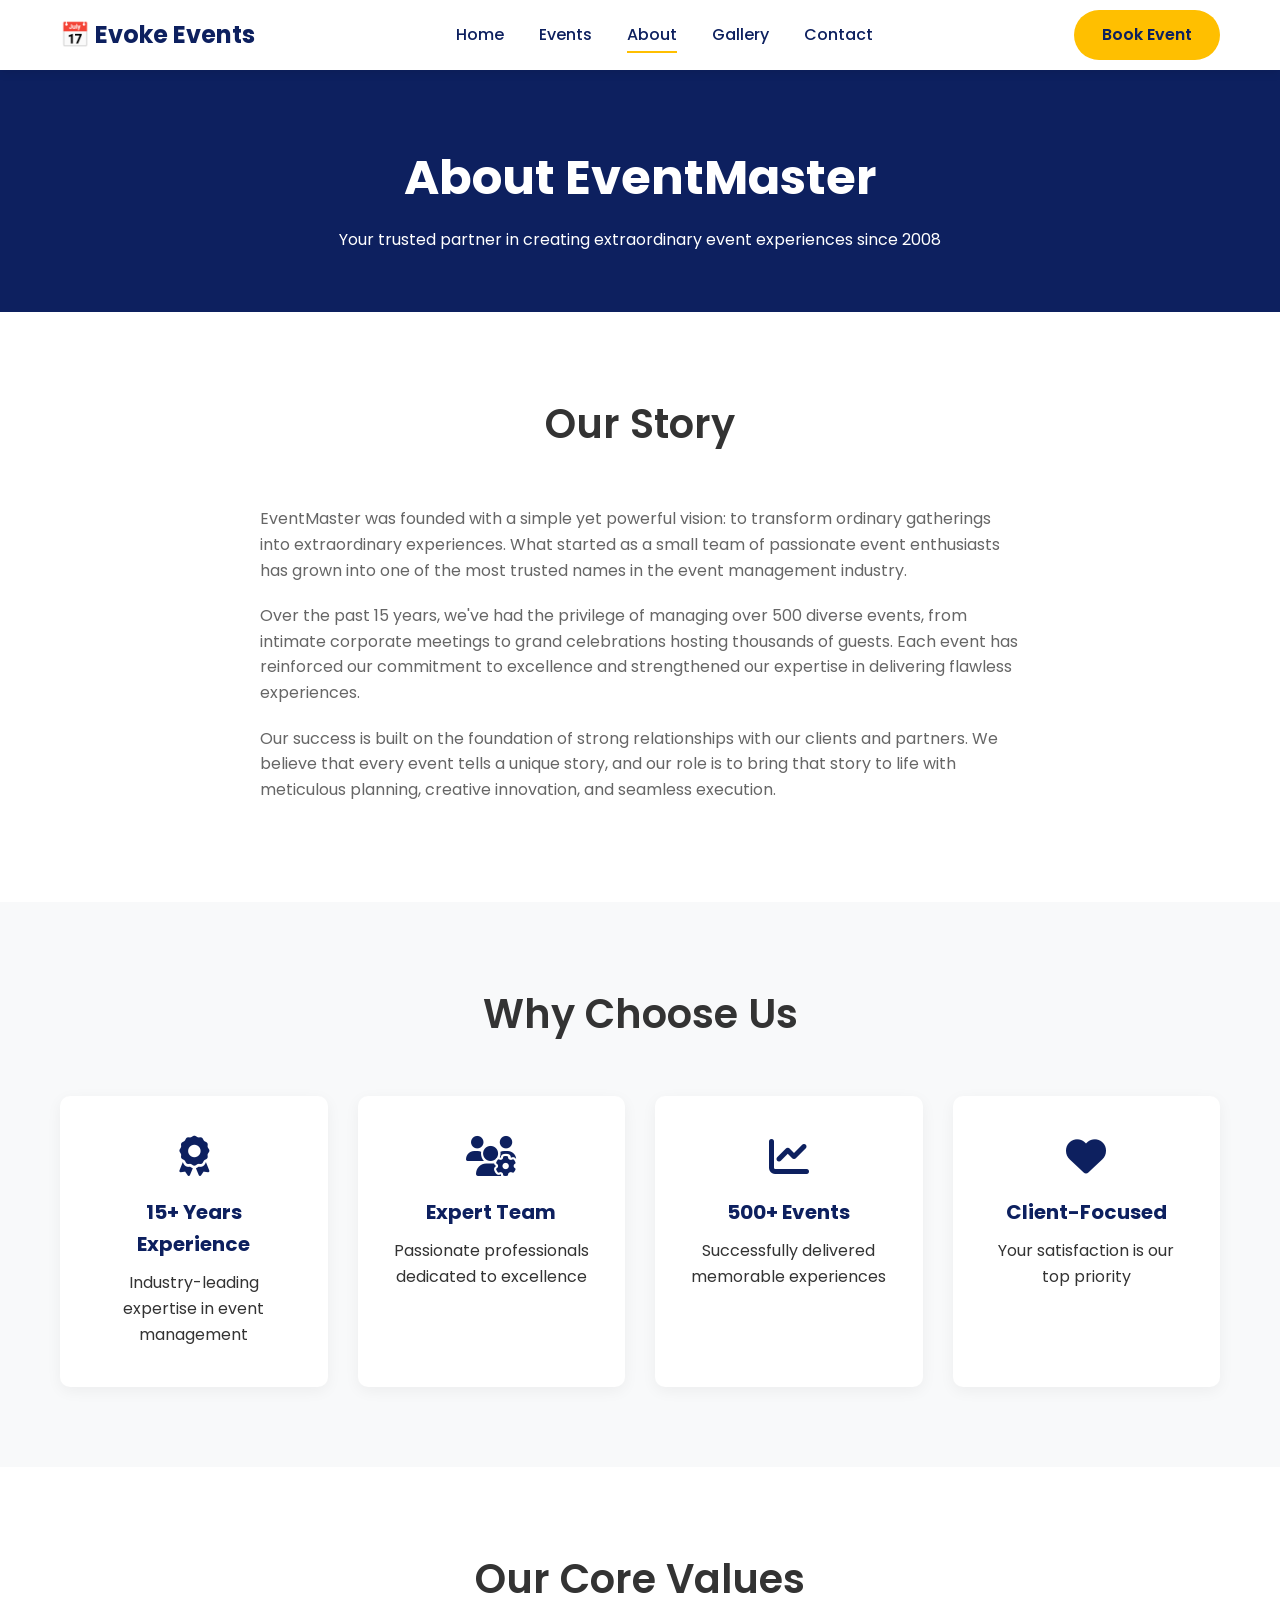
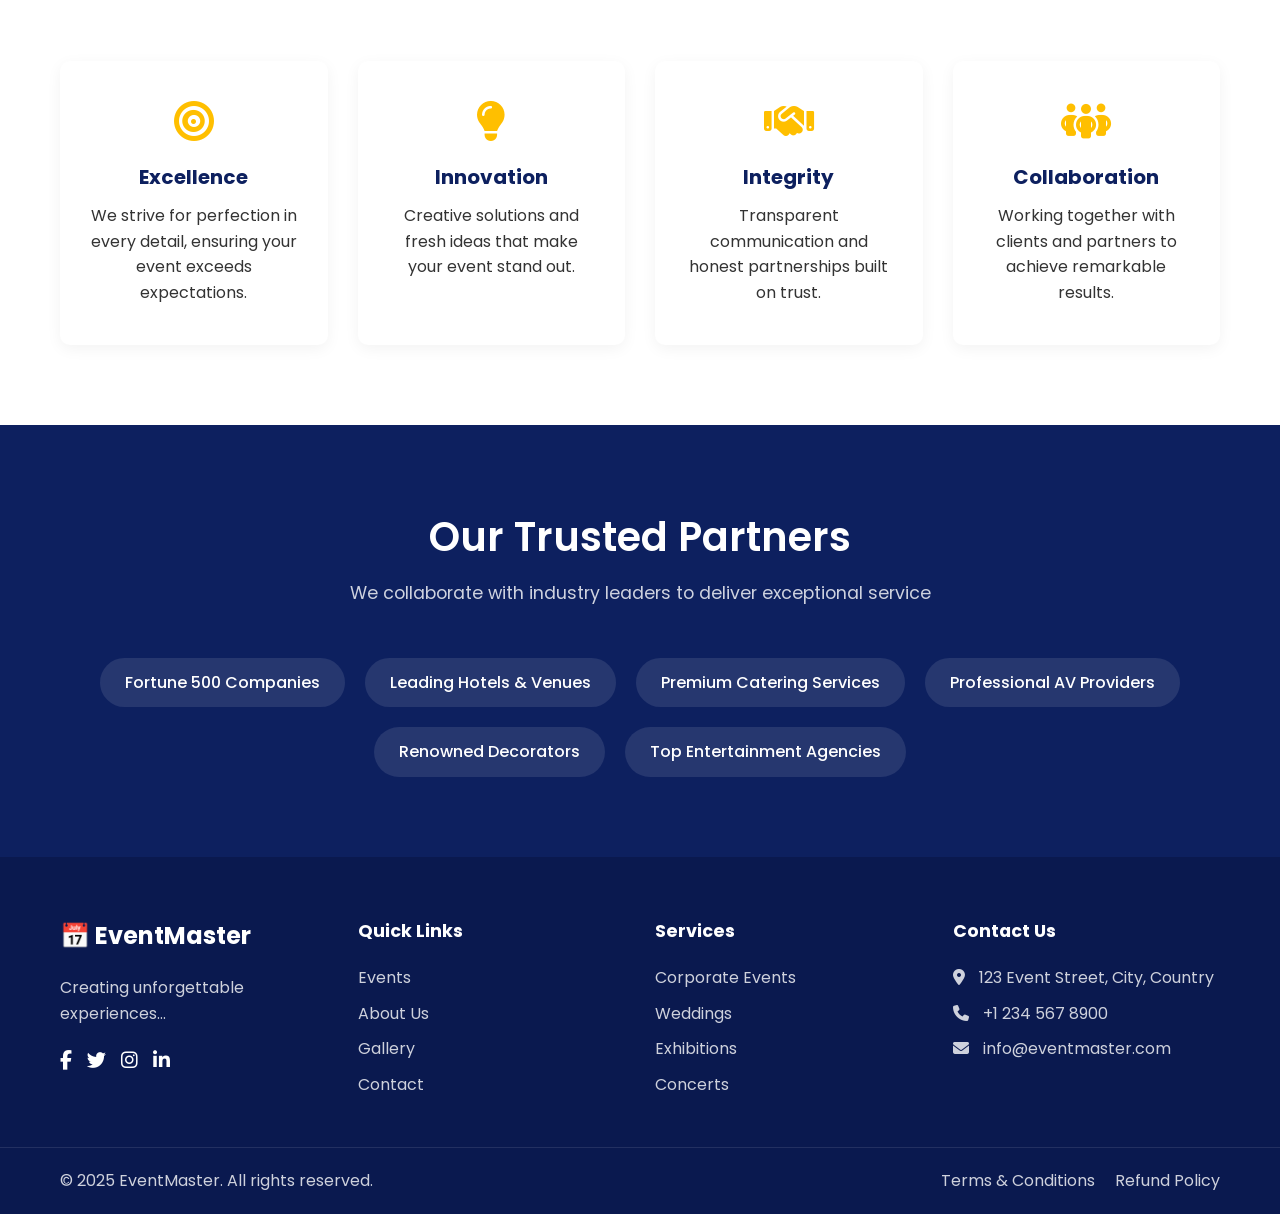
<file: about.html>
<!DOCTYPE html>
<html lang="en">
<head>
    <meta charset="UTF-8">
    <meta name="viewport" content="width=device-width, initial-scale=1.0">
    <title>About Us - EventMaster</title>
    <link rel="stylesheet" href="style.css">
    <link rel="preconnect" href="https://fonts.googleapis.com">
    <link rel="preconnect" href="https://fonts.gstatic.com" crossorigin>
    <link href="https://fonts.googleapis.com/css2?family=Poppins:wght@400;500;600;700&display=swap" rel="stylesheet">
    <link rel="stylesheet" href="https://cdnjs.cloudflare.com/ajax/libs/font-awesome/6.5.2/css/all.min.css">
</head>
<body>
    <header class="header">
        <div class="container">
             <nav class="navbar">
                <a href="index.html" class="nav-logo">📅 Evoke Events</a>
                <ul class="nav-menu">
                    <li class="nav-item"><a href="index.html" class="nav-link">Home</a></li>
                    <li class="nav-item"><a href="events.html" class="nav-link">Events</a></li>
                    <li class="nav-item"><a href="about.html" class="nav-link active">About</a></li>
                    <li class="nav-item"><a href="gallery.html" class="nav-link">Gallery</a></li>
                    <li class="nav-item"><a href="contact.html" class="nav-link">Contact</a></li>
                </ul>
                <a href="contact.html" class="btn btn-primary nav-book-btn">Book Event</a>
                <div class="hamburger">
                    <span class="bar"></span>
                    <span class="bar"></span>
                    <span class="bar"></span>
                </div>
            </nav>
        </div>
    </header>

    <main>
        <section class="page-header">
            <div class="container">
                <h1>About EventMaster</h1>
                <p>Your trusted partner in creating extraordinary event experiences since 2008</p>
            </div>
        </section>

        <section class="story-section">
            <div class="container text-container">
                <div class="section-title"><h2>Our Story</h2></div>
                <p>EventMaster was founded with a simple yet powerful vision: to transform ordinary gatherings into extraordinary experiences. What started as a small team of passionate event enthusiasts has grown into one of the most trusted names in the event management industry.</p>
                <p>Over the past 15 years, we've had the privilege of managing over 500 diverse events, from intimate corporate meetings to grand celebrations hosting thousands of guests. Each event has reinforced our commitment to excellence and strengthened our expertise in delivering flawless experiences.</p>
                <p>Our success is built on the foundation of strong relationships with our clients and partners. We believe that every event tells a unique story, and our role is to bring that story to life with meticulous planning, creative innovation, and seamless execution.</p>
            </div>
        </section>

        <section class="why-choose-us-section">
            <div class="container">
                <div class="section-title"><h2>Why Choose Us</h2></div>
                <div class="info-grid">
                    <div class="info-card">
                        <i class="fa-solid fa-award"></i>
                        <h3>15+ Years Experience</h3>
                        <p>Industry-leading expertise in event management</p>
                    </div>
                     <div class="info-card">
                        <i class="fa-solid fa-users-gear"></i>
                        <h3>Expert Team</h3>
                        <p>Passionate professionals dedicated to excellence</p>
                    </div>
                     <div class="info-card">
                        <i class="fa-solid fa-chart-line"></i>
                        <h3>500+ Events</h3>
                        <p>Successfully delivered memorable experiences</p>
                    </div>
                     <div class="info-card">
                        <i class="fa-solid fa-heart"></i>
                        <h3>Client-Focused</h3>
                        <p>Your satisfaction is our top priority</p>
                    </div>
                </div>
            </div>
        </section>
        
        <section class="core-values-section">
             <div class="container">
                <div class="section-title"><h2>Our Core Values</h2></div>
                <div class="info-grid">
                     <div class="info-card">
                        <i class="fa-solid fa-bullseye"></i>
                        <h3>Excellence</h3>
                        <p>We strive for perfection in every detail, ensuring your event exceeds expectations.</p>
                    </div>
                     <div class="info-card">
                        <i class="fa-solid fa-lightbulb"></i>
                        <h3>Innovation</h3>
                        <p>Creative solutions and fresh ideas that make your event stand out.</p>
                    </div>
                     <div class="info-card">
                        <i class="fa-solid fa-handshake"></i>
                        <h3>Integrity</h3>
                        <p>Transparent communication and honest partnerships built on trust.</p>
                    </div>
                     <div class="info-card">
                        <i class="fa-solid fa-people-group"></i>
                        <h3>Collaboration</h3>
                        <p>Working together with clients and partners to achieve remarkable results.</p>
                    </div>
                </div>
            </div>
        </section>

        <section class="partners-section">
            <div class="container">
                <div class="section-title">
                    <h2>Our Trusted Partners</h2>
                    <p>We collaborate with industry leaders to deliver exceptional service</p>
                </div>
                <div class="partners-grid">
                    <span class="partner-pill">Fortune 500 Companies</span>
                    <span class="partner-pill">Leading Hotels & Venues</span>
                    <span class="partner-pill">Premium Catering Services</span>
                    <span class="partner-pill">Professional AV Providers</span>
                    <span class="partner-pill">Renowned Decorators</span>
                    <span class="partner-pill">Top Entertainment Agencies</span>
                </div>
            </div>
        </section>
    </main>

    <footer id="footer" class="footer">
        <div class="container footer-container">
            <div class="footer-col"><h3>📅 EventMaster</h3><p>Creating unforgettable experiences...</p><div class="social-icons"><a href="#"><i class="fa-brands fa-facebook-f"></i></a><a href="#"><i class="fa-brands fa-twitter"></i></a><a href="#"><i class="fa-brands fa-instagram"></i></a><a href="#"><i class="fa-brands fa-linkedin-in"></i></a></div></div>
            <div class="footer-col"><h4>Quick Links</h4><ul><li><a href="events.html">Events</a></li><li><a href="about.html">About Us</a></li><li><a href="gallery.html">Gallery</a></li><li><a href="contact.html">Contact</a></li></ul></div>
            <div class="footer-col"><h4>Services</h4><ul><li><a href="index.html#corporate-events">Corporate Events</a></li><li><a href="index.html#wedding-celebrations">Weddings</a></li><li><a href="index.html#exhibitions-shows">Exhibitions</a></li><li><a href="index.html#concerts-entertainment">Concerts</a></li></ul></div>
            <div class="footer-col"><h4>Contact Us</h4><ul><li><i class="fa-solid fa-map-marker-alt"></i> 123 Event Street, City, Country</li><li><i class="fa-solid fa-phone"></i> +1 234 567 8900</li><li><i class="fa-solid fa-envelope"></i> info@eventmaster.com</li></ul></div>
        </div>
        <div class="footer-bottom"><div class="container bottom-container"><p>&copy; 2025 EventMaster. All rights reserved.</p><div class="footer-legal"><a href="#">Terms & Conditions</a><a href="#">Refund Policy</a></div></div></div>
    </footer>

    <script src="script.js"></script>
</body>
</html>
</file>
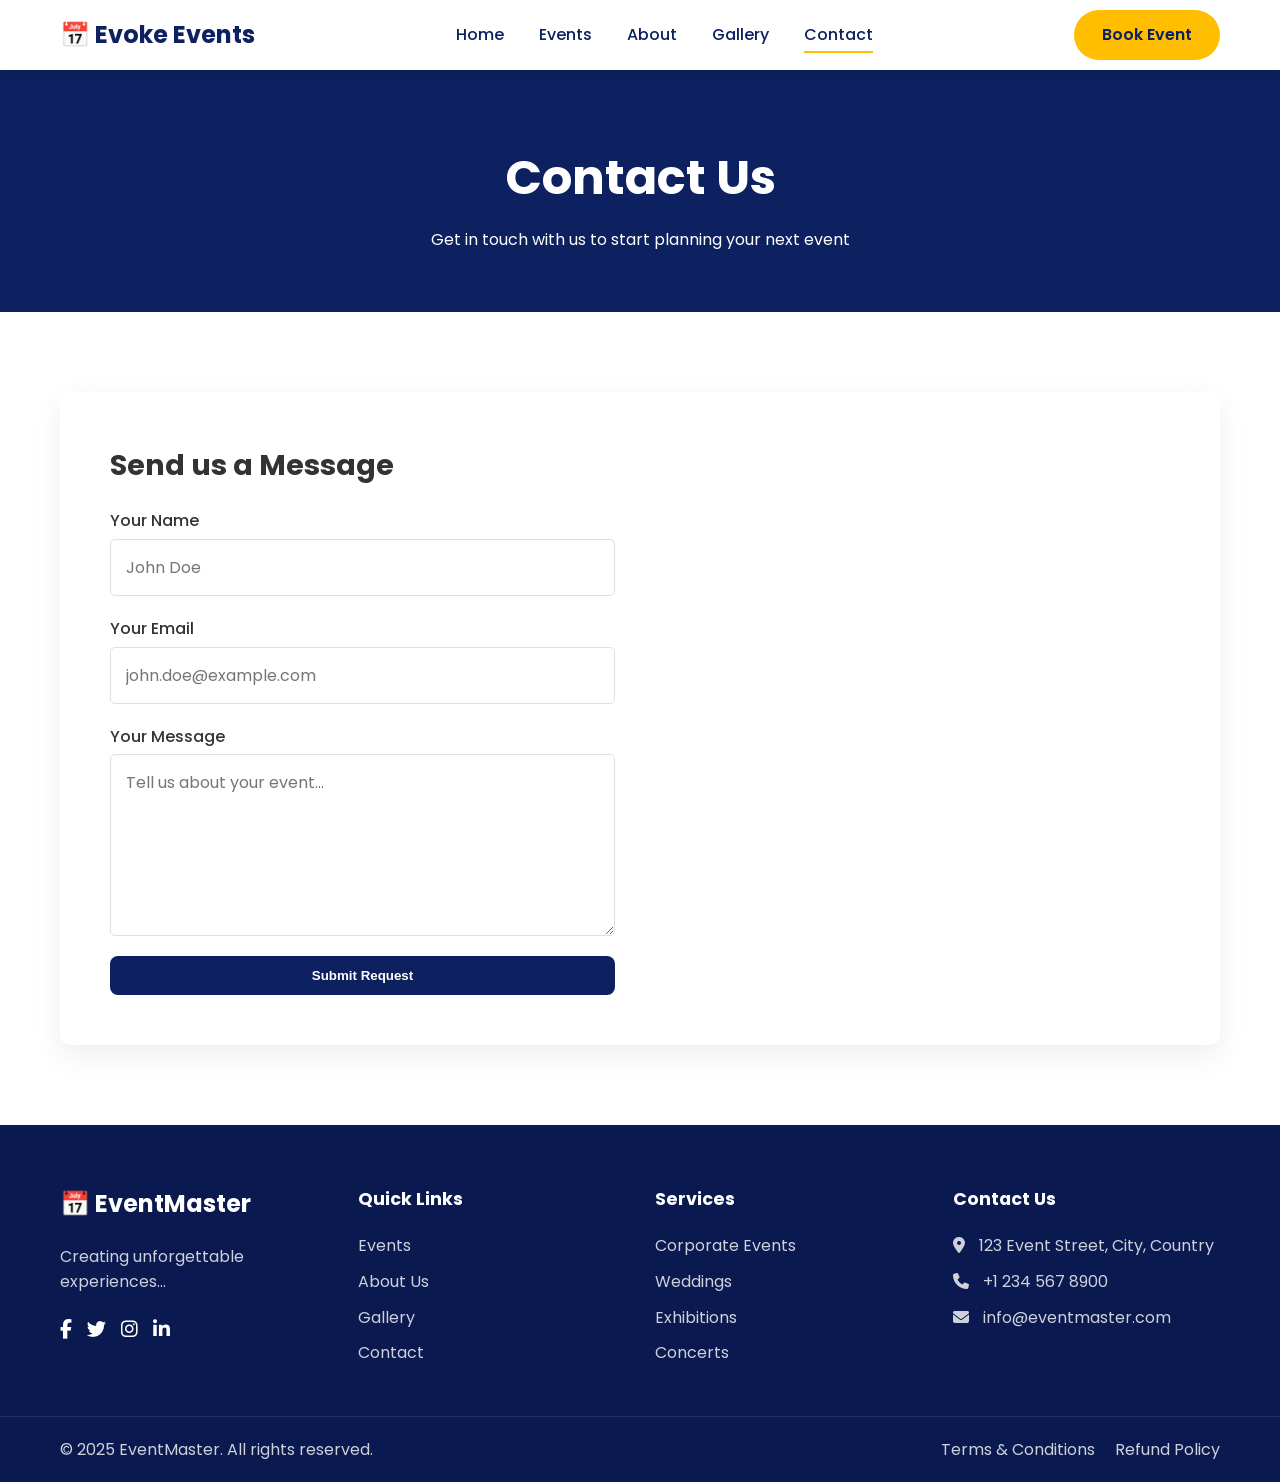
<file: contact.html>
<!DOCTYPE html>
<html lang="en">
<head>
    <meta charset="UTF-8">
    <meta name="viewport" content="width=device-width, initial-scale=1.0">
    <title>Contact Us - EventMaster</title>
    <link rel="stylesheet" href="style.css">
    <link rel="preconnect" href="https://fonts.googleapis.com">
    <link rel="preconnect" href="https://fonts.gstatic.com" crossorigin>
    <link href="https://fonts.googleapis.com/css2?family=Poppins:wght@400;500;600;700&display=swap" rel="stylesheet">
    <link rel="stylesheet" href="https://cdnjs.cloudflare.com/ajax/libs/font-awesome/6.5.2/css/all.min.css">
</head>
<body>
    <header class="header">
        <div class="container">
             <nav class="navbar">
                <a href="index.html" class="nav-logo">📅 Evoke Events</a>
                <ul class="nav-menu">
                    <li class="nav-item"><a href="index.html" class="nav-link">Home</a></li>
                    <li class="nav-item"><a href="events.html" class="nav-link">Events</a></li>
                    <li class="nav-item"><a href="about.html" class="nav-link">About</a></li>
                    <li class="nav-item"><a href="gallery.html" class="nav-link">Gallery</a></li>
                    <li class="nav-item"><a href="contact.html" class="nav-link active">Contact</a></li>
                </ul>
                <a href="contact.html" class="btn btn-primary nav-book-btn">Book Event</a>
                <div class="hamburger">
                    <span class="bar"></span>
                    <span class="bar"></span>
                    <span class="bar"></span>
                </div>
            </nav>
        </div>
    </header>

    <main>
        <section class="page-header">
            <div class="container">
                <h1>Contact Us</h1>
                <p>Get in touch with us to start planning your next event</p>
            </div>
        </section>

        <section class="contact-section">
            <div class="container">
                <div class="contact-grid">
                    <div class="contact-form-wrapper">
                        <h3>Send us a Message</h3>
                        <form class="contact-form">
                            <div class="form-group">
                                <label for="name">Your Name</label>
                                <input type="text" id="name" placeholder="John Doe" required>
                            </div>
                            <div class="form-group">
                                <label for="email">Your Email</label>
                                <input type="email" id="email" placeholder="john.doe@example.com" required>
                            </div>
                             <div class="form-group">
                                <label for="message">Your Message</label>
                                <textarea id="message" rows="6" placeholder="Tell us about your event..." required></textarea>
                            </div>
                            <button type="submit" class="btn btn-dark">Submit Request</button>
                        </form>
                    </div>
                    <div class="contact-map">
                        <iframe 
                            src="https://www.google.com/maps/embed?pb=!1m18!1m12!1m3!1d3022.3499259124!2d-73.98791992336681!3d40.75432243555985!2m3!1f0!2f0!3f0!3m2!1i1024!2i768!4f13.1!3m3!1m2!1s0x89c259a9e4a36921%3A0x959a4103b333a275!2sEmpire%20State%20Building!5e0!3m2!1sen!2sin!4v1729016182189!5m2!1sen!2sin" 
                            width="100%" 
                            height="100%" 
                            style="border:0;" 
                            allowfullscreen="" 
                            loading="lazy" 
                            referrerpolicy="no-referrer-when-downgrade">
                        </iframe>
                    </div>
                </div>
            </div>
        </section>
    </main>

    <footer id="footer" class="footer">
        <div class="container footer-container">
            <div class="footer-col"><h3>📅 EventMaster</h3><p>Creating unforgettable experiences...</p><div class="social-icons"><a href="#"><i class="fa-brands fa-facebook-f"></i></a><a href="#"><i class="fa-brands fa-twitter"></i></a><a href="#"><i class="fa-brands fa-instagram"></i></a><a href="#"><i class="fa-brands fa-linkedin-in"></i></a></div></div>
            <div class="footer-col"><h4>Quick Links</h4><ul><li><a href="events.html">Events</a></li><li><a href="about.html">About Us</a></li><li><a href="gallery.html">Gallery</a></li><li><a href="contact.html">Contact</a></li></ul></div>
            <div class="footer-col"><h4>Services</h4><ul><li><a href="index.html#corporate-events">Corporate Events</a></li><li><a href="index.html#wedding-celebrations">Weddings</a></li><li><a href="index.html#exhibitions-shows">Exhibitions</a></li><li><a href="index.html#concerts-entertainment">Concerts</a></li></ul></div>
            <div class="footer-col"><h4>Contact Us</h4><ul><li><i class="fa-solid fa-map-marker-alt"></i> 123 Event Street, City, Country</li><li><i class="fa-solid fa-phone"></i> +1 234 567 8900</li><li><i class="fa-solid fa-envelope"></i> info@eventmaster.com</li></ul></div>
        </div>
        <div class="footer-bottom"><div class="container bottom-container"><p>&copy; 2025 EventMaster. All rights reserved.</p><div class="footer-legal"><a href="#">Terms & Conditions</a><a href="#">Refund Policy</a></div></div></div>
    </footer>

    <script src="script.js"></script>
</body>
</html>
</file>
<file: style.css>
/* --- General Setup & Variables --- */
:root {
    --primary-blue: #0D205F;
    --dark-blue: #0A194F;
    --accent-yellow: #FFBF00;
    --light-gray: #f8f9fa;
    --text-color: #333;
    --light-text: #666;
    --white: #ffffff;
    --border-color: #e0e0e0;
    --font-family: 'Poppins', sans-serif;
}

* {
    margin: 0;
    padding: 0;
    box-sizing: border-box;
}

html {
    scroll-behavior: smooth;
}

body {
    font-family: var(--font-family);
    line-height: 1.6;
    color: var(--text-color);
}

.container {
    max-width: 1200px;
    margin: 0 auto;
    padding: 0 20px;
}

img {
    max-width: 100%;
    display: block;
}

a {
    text-decoration: none;
    color: inherit;
}

ul {
    list-style-type: none;
}

.section-title {
    text-align: center;
    margin-bottom: 50px;
}

.section-title h2 {
    font-size: 2.5rem;
    font-weight: 600;
    margin-bottom: 10px;
}

.section-title p {
    font-size: 1.1rem;
    color: var(--light-text);
}

/* --- Buttons --- */
.btn {
    display: inline-block;
    padding: 12px 28px;
    border-radius: 50px;
    font-weight: 600;
    transition: all 0.3s ease;
    border: none;
    cursor: pointer;
}

.btn-primary {
    background-color: var(--accent-yellow);
    color: var(--primary-blue);
}

.btn-primary:hover {
    transform: translateY(-3px);
    box-shadow: 0 4px 15px rgba(255, 191, 0, 0.4);
}

.btn-secondary {
    background-color: transparent;
    color: var(--white);
    border: 2px solid var(--white);
}

.btn-secondary:hover {
    background-color: var(--white);
    color: var(--primary-blue);
}

.btn-dark {
    background-color: var(--primary-blue);
    color: var(--white);
    border-radius: 8px;
}
.btn-dark:hover {
     background-color: var(--dark-blue);
     transform: translateY(-2px);
}

/* --- Header & Navigation --- */
.header {
    position: fixed;
    top: 0;
    left: 0;
    width: 100%;
    z-index: 1000;
    background-color: transparent;
    transition: background-color 0.4s ease, padding 0.4s ease;
    padding: 15px 0;
}

.header.scrolled {
    background-color: var(--white);
    box-shadow: 0 2px 10px rgba(0, 0, 0, 0.1);
    padding: 10px 0;
}

.header.scrolled .nav-logo,
.header.scrolled .nav-link,
.header.force-dark-text .nav-logo,
.header.force-dark-text .nav-link {
    color: var(--primary-blue);
}

.header.scrolled .nav-link.active,
.header.force-dark-text .nav-link.active {
    border-bottom: 2px solid var(--accent-yellow);
    color: var(--primary-blue);
}
.header.scrolled .bar,
.header.force-dark-text .bar {
    background-color: var(--primary-blue);
}

.navbar {
    display: flex;
    justify-content: space-between;
    align-items: center;
}

.nav-logo {
    font-size: 1.5rem;
    font-weight: 700;
    color: var(--white);
}

.nav-menu {
    display: flex;
    gap: 35px;
}

.nav-link {
    color: var(--white);
    font-weight: 500;
    padding-bottom: 5px;
    border-bottom: 2px solid transparent;
    transition: all 0.3s ease;
}

.nav-link:hover {
    color: var(--accent-yellow);
}

.nav-link.active {
    border-bottom-color: var(--accent-yellow);
    color: var(--accent-yellow);
}

.hamburger {
    display: none;
    cursor: pointer;
}

.bar {
    display: block;
    width: 25px;
    height: 3px;
    margin: 5px auto;
    background-color: var(--white);
    transition: all 0.3s ease-in-out;
}

/* --- Hero Section --- */
.hero-section {
    position: relative;
    height: 100vh;
    display: flex;
    align-items: center;
    justify-content: center;
    text-align: center;
    color: var(--white);
    background: url('https://images.unsplash.com/photo-1523580494863-6f3031224c94?q=80&w=2070&auto=format&fit=crop') no-repeat center center/cover;
}

.hero-overlay {
    position: absolute;
    top: 0;
    left: 0;
    width: 100%;
    height: 100%;
    background-color: rgba(13, 32, 95, 0.7);
}

.hero-content {
    position: relative;
    z-index: 10;
}

.hero-content h1 {
    font-size: 4rem;
    font-weight: 700;
    line-height: 1.2;
    margin-bottom: 20px;
}

.hero-content .highlight {
    color: var(--accent-yellow);
}

.hero-content p {
    font-size: 1.25rem;
    margin-bottom: 30px;
    max-width: 700px;
    margin-left: auto;
    margin-right: auto;
}

.hero-buttons {
    display: flex;
    justify-content: center;
    gap: 20px;
}

/* --- Stats Bar --- */
.stats-bar {
    background-color: var(--primary-blue);
    color: var(--white);
    padding: 30px 0;
}

.stats-container {
    display: flex;
    justify-content: space-around;
    align-items: center;
    flex-wrap: wrap;
}

.stat-item {
    text-align: center;
    padding: 10px 20px;
}

.stat-item i {
    color: var(--accent-yellow);
    font-size: 1.5rem;
    margin-bottom: 10px;
}

.stat-item h3 {
    font-size: 1.1rem;
    font-weight: 500;
}

/* --- Services / Info Sections --- */
.services-section, .why-choose-us-section, .core-values-section {
    padding: 80px 0;
    background-color: var(--light-gray);
}
.core-values-section {
    background-color: var(--white);
}

.services-grid, .info-grid {
    display: grid;
    grid-template-columns: repeat(auto-fit, minmax(250px, 1fr));
    gap: 30px;
}

.service-card, .info-card {
    background: var(--white);
    padding: 40px 30px;
    text-align: center;
    border-radius: 10px;
    box-shadow: 0 4px 15px rgba(0, 0, 0, 0.05);
    transition: transform 0.3s ease, box-shadow 0.3s ease;
}

.service-card:hover, .info-card:hover {
    transform: translateY(-10px);
    box-shadow: 0 8px 25px rgba(0, 0, 0, 0.1);
}

.service-card i, .info-card i {
    font-size: 2.5rem;
    color: var(--primary-blue);
    margin-bottom: 20px;
}
.core-values-section .info-card i {
    color: var(--accent-yellow);
}

.service-card h3, .info-card h3 {
    font-size: 1.25rem;
    margin-bottom: 10px;
    color: var(--primary-blue);
}

/* --- Event Types Section --- */
.event-types-section {
    padding: 80px 0;
}

.event-grid {
    display: grid;
    grid-template-columns: repeat(2, 1fr);
    gap: 30px;
}

.event-card {
    background: var(--white);
    border-radius: 10px;
    overflow: hidden;
    box-shadow: 0 5px 20px rgba(0, 0, 0, 0.07);
    transition: transform 0.3s ease;
}

.event-card:hover {
    transform: translateY(-5px);
}

.event-card img {
    width: 100%;
    height: 250px;
    object-fit: cover;
}

.event-card-content {
    padding: 25px;
}

.event-card-content h3 {
    font-size: 1.5rem;
    margin-bottom: 10px;
}

.event-card-content p {
    color: var(--light-text);
    margin-bottom: 20px;
}

.learn-more {
    font-weight: 600;
    color: var(--primary-blue);
}

.learn-more i {
    margin-left: 5px;
    transition: transform 0.3s ease;
}

.learn-more:hover i {
    transform: translateX(5px);
}

/* --- Event Details Section --- */
.event-details-section {
    padding: 80px 0;
    background: var(--light-gray);
}

.event-detail-item {
    display: grid;
    grid-template-columns: 1fr 1fr;
    gap: 50px;
    align-items: center;
    background: var(--white);
    padding: 40px;
    border-radius: 10px;
    box-shadow: 0 5px 20px rgba(0, 0, 0, 0.07);
    margin-bottom: 40px;
}
.event-detail-item:last-child {
    margin-bottom: 0;
}

.event-detail-item.reverse {
    grid-template-columns: 1fr 1fr;
}

.event-detail-item.reverse .event-image {
    order: 2;
}
.event-detail-item.reverse .event-info {
    order: 1;
}

.event-image img {
    border-radius: 10px;
    width: 100%;
    height: 100%;
    object-fit: cover;
}

.event-info h2 { font-size: 2rem; margin-bottom: 15px; }
.event-info > p { margin-bottom: 20px; }
.event-specs { margin-bottom: 20px; padding-left: 15px; border-left: 3px solid var(--accent-yellow); }
.event-specs p { margin-bottom: 5px; }
.event-specs i { color: var(--primary-blue); margin-right: 10px; width: 20px; text-align: center; }
.event-info h3 { font-size: 1.25rem; margin-bottom: 15px; }
.event-info ul { list-style-type: '✓'; padding-left: 20px; margin-bottom: 30px; }
.event-info ul li {
    padding-left: 10px;
    margin-bottom: 10px;
    color: var(--light-text);
}

/* --- CTA Section --- */
.cta-section {
    background-color: var(--primary-blue);
    color: var(--white);
    padding: 60px 0;
    text-align: center;
}

.cta-section h2 {
    font-size: 2.2rem;
    margin-bottom: 10px;
}
.cta-section p {
    font-size: 1.1rem;
    margin-bottom: 30px;
}

/* --- Footer --- */
.footer {
    background-color: var(--dark-blue);
    color: rgba(255, 255, 255, 0.8);
    padding-top: 60px;
}

.footer-container {
    display: grid;
    grid-template-columns: repeat(4, 1fr);
    gap: 30px;
    padding-bottom: 40px;
}

.footer-col h3 { font-size: 1.5rem; color: var(--white); margin-bottom: 20px; }
.footer-col h4 { font-size: 1.1rem; color: var(--white); margin-bottom: 20px; }
.footer-col p { margin-bottom: 20px; }
.social-icons a { color: var(--white); font-size: 1.2rem; margin-right: 15px; transition: color 0.3s ease; }
.social-icons a:hover { color: var(--accent-yellow); }
.footer-col ul li { margin-bottom: 10px; }
.footer-col ul a:hover { color: var(--accent-yellow); padding-left: 5px; transition: all 0.3s ease; }
.footer-col ul i { margin-right: 10px; }
.footer-bottom { border-top: 1px solid rgba(255, 255, 255, 0.1); padding: 20px 0; }
.bottom-container { display: flex; justify-content: space-between; align-items: center; flex-wrap: wrap; }
.footer-legal a { margin-left: 20px; }
.footer-legal a:hover { color: var(--accent-yellow); }

/* --- Page Header (For About, Gallery, Contact) --- */
.page-header {
    background-color: var(--primary-blue);
    color: var(--white);
    padding: 140px 0 60px;
    text-align: center;
}
.page-header h1 {
    font-size: 3rem;
    margin-bottom: 10px;
}

/* --- About Page Sections --- */
.text-container { max-width: 800px; margin: 0 auto; }
.story-section { padding: 80px 0; }
.story-section .section-title { text-align: center; }
.story-section p { color: var(--light-text); margin-bottom: 20px; }

.partners-section {
    padding: 80px 0;
    background: var(--primary-blue);
    color: var(--white);
}
.partners-section .section-title p { color: rgba(255,255,255,0.8); }
.partners-grid { display: flex; flex-wrap: wrap; justify-content: center; gap: 20px; }
.partner-pill {
    background-color: rgba(255, 255, 255, 0.1);
    padding: 12px 25px;
    border-radius: 50px;
    font-weight: 500;
}

/* --- Gallery Page --- */
.gallery-section { padding: 80px 0; }
.gallery-filters { display: flex; justify-content: center; flex-wrap: wrap; gap: 15px; margin-bottom: 40px; }
.filter-btn {
    background: var(--light-gray);
    color: var(--text-color);
    padding: 10px 25px;
    border-radius: 50px;
    border: 1px solid var(--border-color);
    cursor: pointer;
    font-weight: 500;
    transition: all 0.3s ease;
}
.filter-btn:hover { background: #e2e6ea; }
.filter-btn.active {
    background: var(--primary-blue);
    color: var(--white);
    border-color: var(--primary-blue);
}
.gallery-grid {
    display: grid;
    grid-template-columns: repeat(auto-fit, minmax(300px, 1fr));
    gap: 20px;
}
.gallery-item img {
    width: 100%;
    height: 100%;
    object-fit: cover;
    border-radius: 10px;
    box-shadow: 0 5px 15px rgba(0,0,0,0.1);
}

/* --- Contact Page --- */
.contact-section { padding: 80px 0; }
.contact-grid {
    display: grid;
    grid-template-columns: 1fr 1fr;
    gap: 50px;
    align-items: flex-start;
    background: var(--white);
    padding: 50px;
    border-radius: 10px;
    box-shadow: 0 10px 30px rgba(0,0,0,0.07);
}
.contact-form-wrapper h3 { font-size: 1.8rem; margin-bottom: 20px; }
.contact-form { display: flex; flex-direction: column; gap: 20px; }
.form-group { display: flex; flex-direction: column; }
.form-group label { margin-bottom: 5px; font-weight: 500; }
.contact-form input, .contact-form textarea {
    width: 100%;
    padding: 15px;
    border-radius: 5px;
    border: 1px solid var(--border-color);
    font-family: inherit;
    font-size: 1rem;
}
.contact-form input:focus, .contact-form textarea:focus {
    outline: none;
    border-color: var(--primary-blue);
    box-shadow: 0 0 5px rgba(13, 32, 95, 0.2);
}
.contact-map iframe { border-radius: 10px; height: 100%; min-height: 400px; }

/* --- Responsive Design --- */
@media (max-width: 992px) {
    .nav-menu {
        position: fixed;
        left: -100%;
        top: 70px;
        flex-direction: column;
        background-color: var(--white);
        width: 100%;
        text-align: center;
        transition: 0.3s;
        box-shadow: 0 10px 27px rgba(0, 0, 0, 0.05);
        gap: 0;
    }
    .header.scrolled .nav-menu { top: 60px; }
    .nav-menu.active { left: 0; }
    .nav-item { width: 100%; }
    .nav-link {
        padding: 20px 0;
        display: block;
        color: var(--primary-blue);
        border-bottom: 1px solid var(--border-color);
    }
    .nav-link.active { background-color: var(--light-gray); border-bottom-color: var(--border-color); }
    .nav-book-btn { display: none; }
    .hamburger { display: block; }
    .hamburger.active .bar:nth-child(2) { opacity: 0; }
    .hamburger.active .bar:nth-child(1) { transform: translateY(8px) rotate(45deg); }
    .hamburger.active .bar:nth-child(3) { transform: translateY(-8px) rotate(-45deg); }
    .hero-content h1 { font-size: 3rem; }
    .services-grid, .info-grid { grid-template-columns: repeat(2, 1fr); }
    .event-grid { grid-template-columns: 1fr; }
    .footer-container { grid-template-columns: repeat(2, 1fr); }
    .contact-grid { grid-template-columns: 1fr; }
}

@media (max-width: 768px) {
    .hero-content h1 { font-size: 2.5rem; }
    .stats-container { flex-direction: column; gap: 20px; }
    .services-grid, .info-grid { grid-template-columns: 1fr; }
    .event-detail-item, .event-detail-item.reverse { grid-template-columns: 1fr; }
    .event-detail-item.reverse .event-image { order: 1; }
    .event-detail-item.reverse .event-info { order: 2; }
    .footer-container { grid-template-columns: 1fr; text-align: center; }
    .footer-col ul { padding: 0; }
    .bottom-container { flex-direction: column; gap: 10px; }
    .social-icons { margin-bottom: 20px; }
}
</file>
